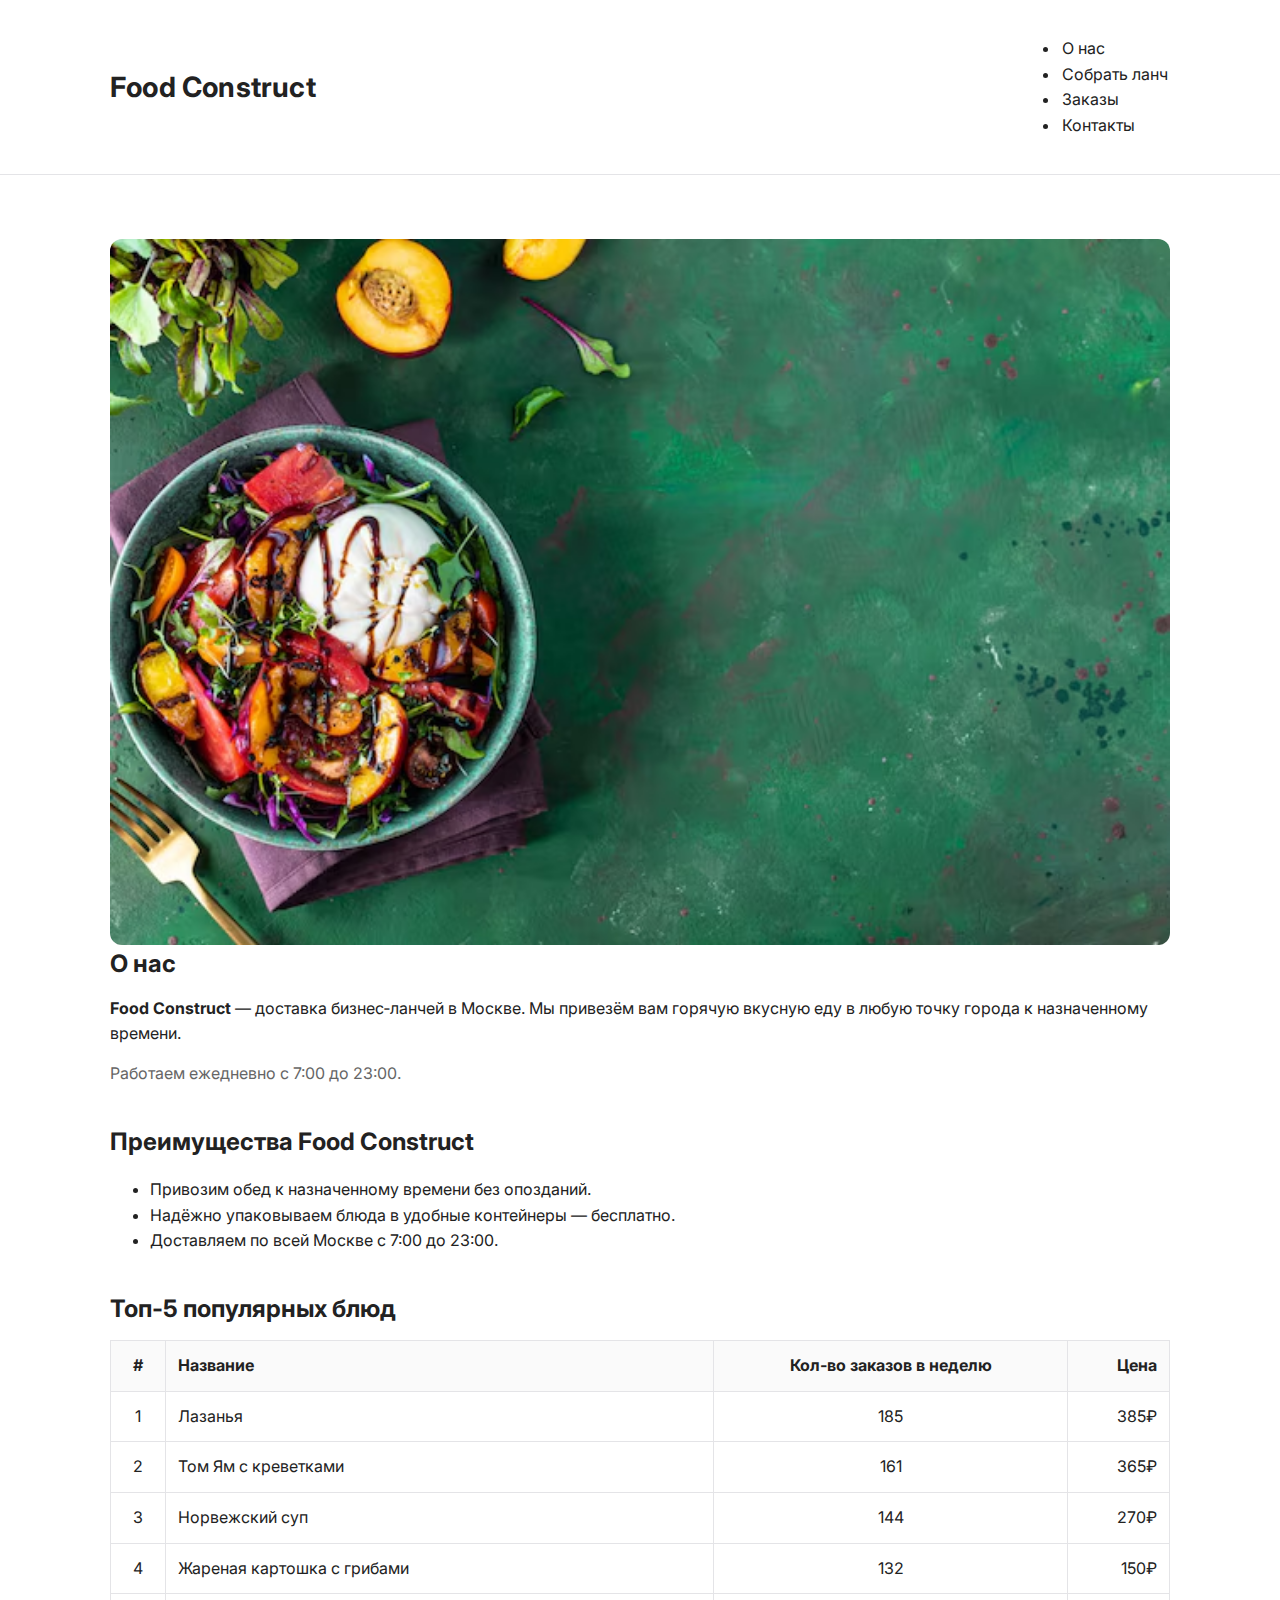
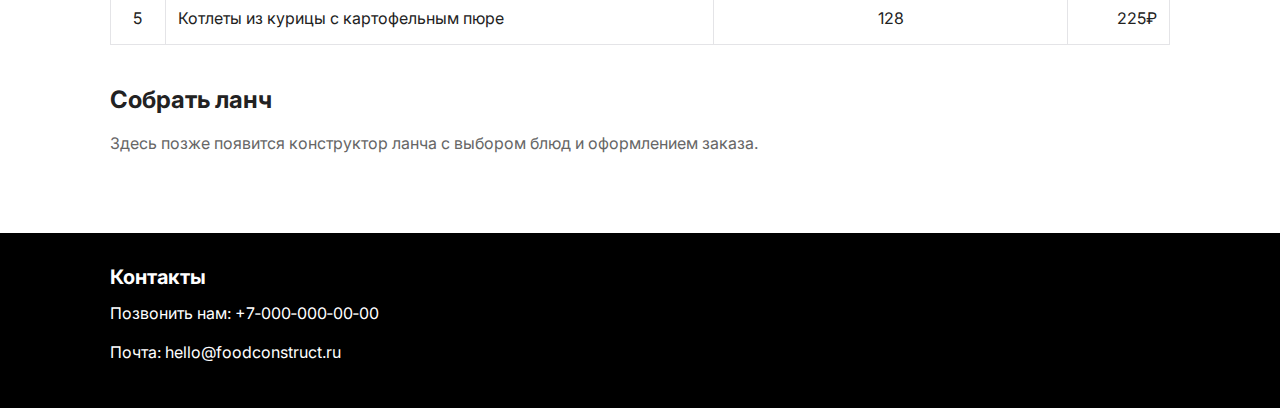
<file: index.html>
<!doctype html>
<html lang="ru">
<head>
  <meta charset="utf-8" />
  <meta name="viewport" content="width=device-width, initial-scale=1" />
  <title>Food Construct — доставка бизнес‑ланчей в Москве</title>
  <link rel="preconnect" href="https://fonts.googleapis.com">
  <link rel="preconnect" href="https://fonts.gstatic.com" crossorigin>
  <link href="https://fonts.googleapis.com/css2?family=Inter:wght@400;600;700&display=swap" rel="stylesheet">
  <link rel="stylesheet" href="styles.css">
</head>
<body>
  <header>
    <div class="container header-inner">
      <h1 class="logo">Food Construct</h1>
      <nav aria-label="Основная навигация">
        <ul>
          <li><a href="#about">О нас</a></li>
          <li><a href="#constructor">Собрать ланч</a></li>
          <li><a href="#orders">Заказы</a></li>
          <li><a href="#contacts">Контакты</a></li>
        </ul>
      </nav>
    </div>
  </header>

  <main>
    <div class="container">
      <section id="about" aria-labelledby="about-title">
        <img class="food-img" src="images/food.jpg" alt="Набор ланч‑боксов с горячими блюдами и салатами" />
        <h2 id="about-title">О нас</h2>
        <p>
          <strong>Food Construct</strong> — доставка бизнес‑ланчей в Москве. Мы привезём вам горячую вкусную еду
          в любую точку города к назначенному времени.
        </p>
        <p class="muted">Работаем ежедневно с 7:00 до 23:00.</p>
      </section>

      <section aria-labelledby="benefits-title">
        <h2 id="benefits-title">Преимущества Food Construct</h2>
        <ul class="benefits">
          <li>Привозим обед к назначенному времени без опозданий.</li>
          <li>Надёжно упаковываем блюда в удобные контейнеры — бесплатно.</li>
          <li>Доставляем по всей Москве с 7:00 до 23:00.</li>
        </ul>
      </section>

      <section id="orders" aria-labelledby="popular-title">
        <h2 id="popular-title">Топ‑5 популярных блюд</h2>
        <div class="table-wrap">
          <table>
            <thead>
              <tr>
                <th class="num" >#</th>
                <th >Название</th>
                <th class="num">Кол-во заказов в неделю</th>
                <th class="price" >Цена</th>
              </tr>
            </thead>
            <tbody>
              <tr>
                <td class="num">1</td>
                <td>Лазанья</td>
                <td class="num">185</td>
                <td class="price">385₽</td>
              </tr>
              <tr>
                <td class="num">2</td>
                <td>Том Ям с креветками</td>
                <td class="num">161</td>
                <td class="price">365₽</td>
              </tr>
              <tr>
                <td class="num">3</td>
                <td>Норвежский суп</td>
                <td class="num">144</td>
                <td class="price">270₽</td>
              </tr>
              <tr>
                <td class="num">4</td>
                <td>Жареная картошка с грибами</td>
                <td class="num">132</td>
                <td class="price">150₽</td>
              </tr>
              <tr>
                <td class="num">5</td>
                <td>Котлеты из курицы с картофельным пюре</td>
                <td class="num">128</td>
                <td class="price">225₽</td>
              </tr>
            </tbody>
          </table>
        </div>
      </section>

      <section id="constructor" aria-labelledby="constructor-title">
        <h2 id="constructor-title">Собрать ланч</h2>
        <p class="muted">Здесь позже появится конструктор ланча с выбором блюд и оформлением заказа.</p>
      </section>
    </div>
  </main>

  <footer id="contacts" aria-labelledby="contacts-title">
    <div class="container">
      <h2 id="contacts-title" class="footer-title">Контакты</h2>
      <p>Позвонить нам: <a href="tel:+7-000-000-00-00">+7‑000‑000‑00‑00</a></p>
      <p>Почта: <a href="mailto:hello@foodconstruct.ru">hello@foodconstruct.ru</a></p>
    </div>
  </footer>
</body>
</html>
</file>
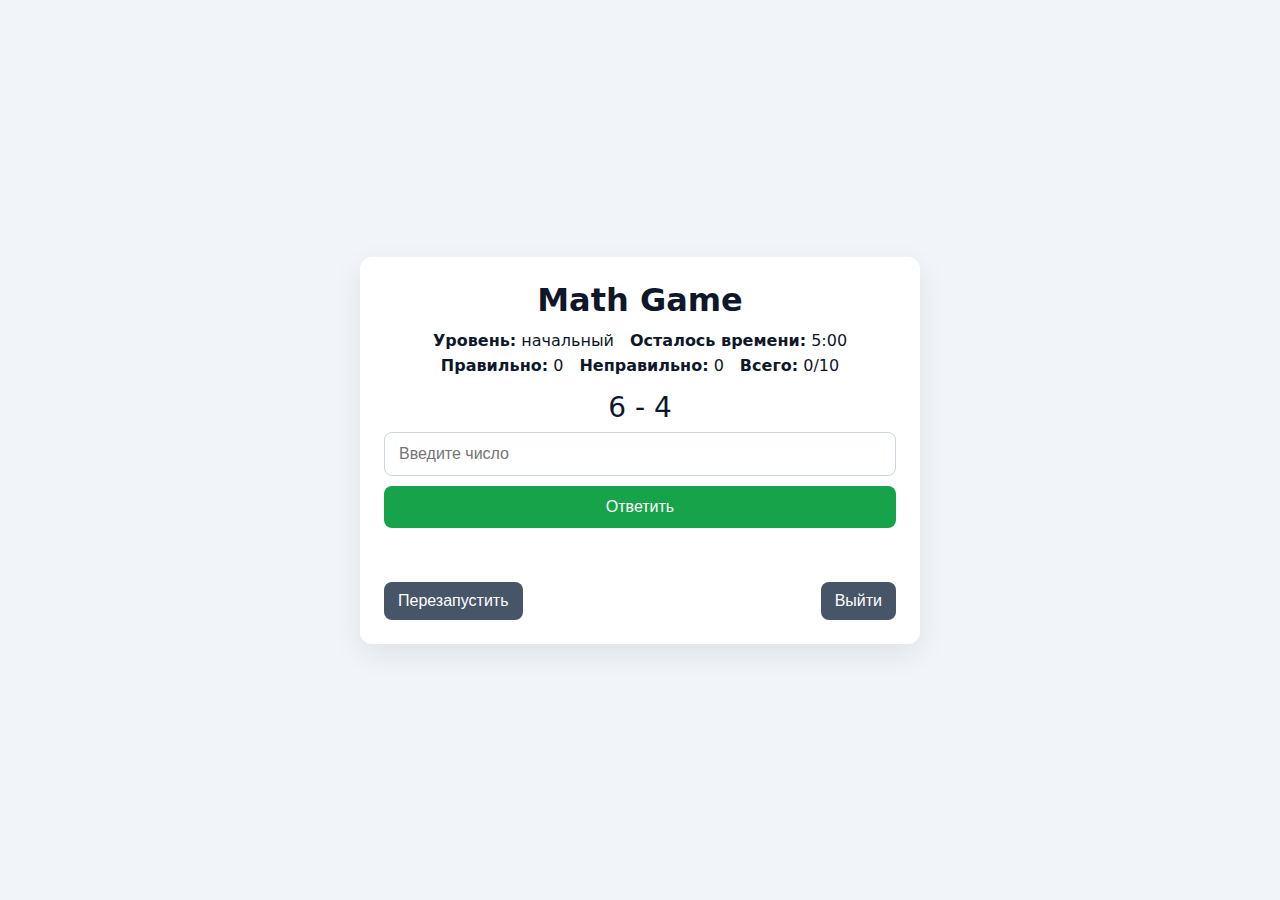
<file: js_game/index.html>
<!doctype html>
<html lang="ru">
<head>
  <meta charset="utf-8">
  <meta name="viewport" content="width=device-width, initial-scale=1">
  <title>Math Game</title>
  <link rel="stylesheet" href="style.css">
</head>
<body>
  <div class="card">
    <h1>Math Game</h1>
    <div class="row">
      <div><strong>Уровень:</strong> <span id="levelName">начальный</span></div>
      <div><strong>Осталось времени:</strong> <span id="timer">5:00</span></div>
    </div>

    <div class="row">
      <div><strong>Правильно:</strong> <span id="correct">0</span></div>
      <div><strong>Неправильно:</strong> <span id="wrong">0</span></div>
      <div><strong>Всего:</strong> <span id="total">0</span>/10</div>
    </div>

    <div id="question" class="question">—</div>

    <input id="answer" type="text" placeholder="Введите ответ">
    <button id="submit">Ответить</button>

    <div id="feedback" class="feedback"></div>

    <div class="controls">
      <button id="restart" class="secondary">Перезапустить</button>
      <button id="quit" class="secondary">Выйти</button>
    </div>
  </div>

  <script src="game.js"></script>
</body>
</html>
</file>
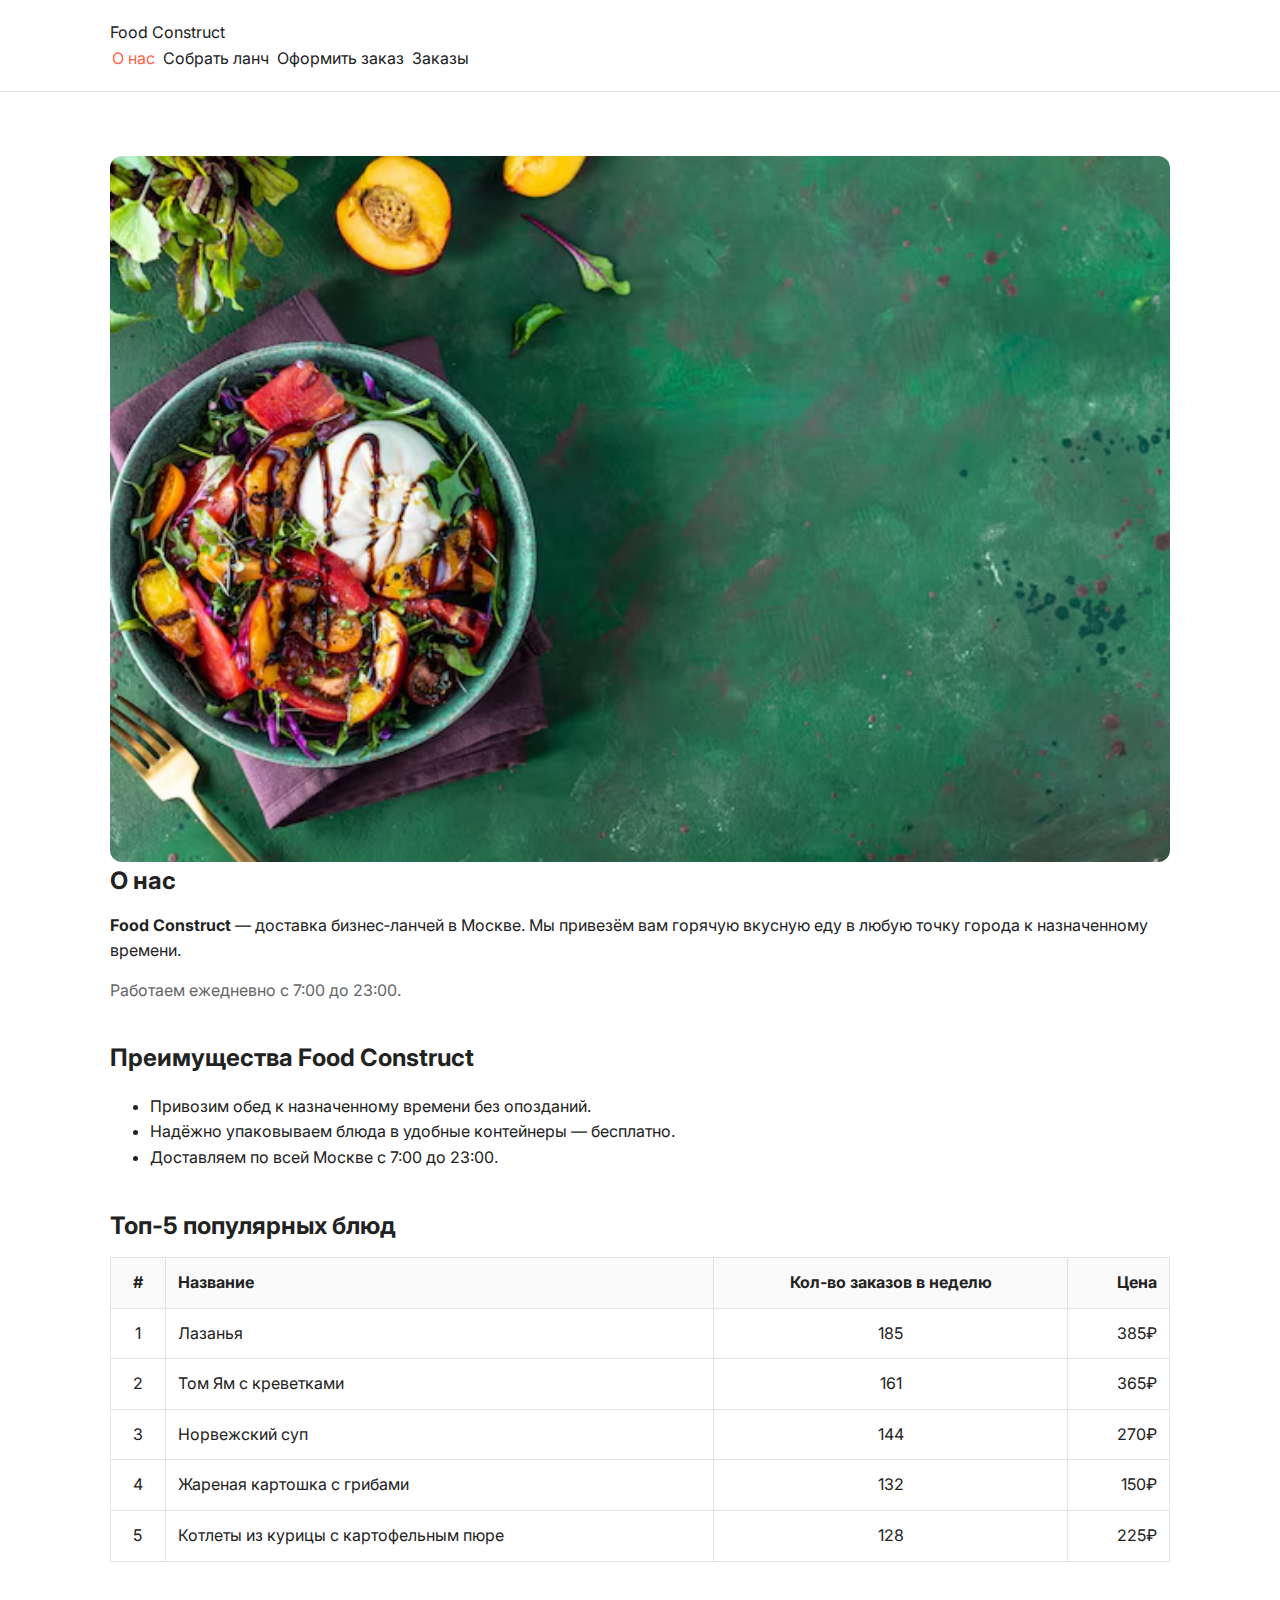
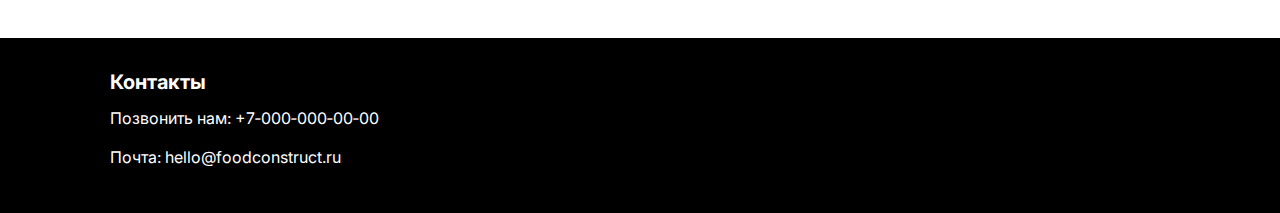
<file: about.html>
<!doctype html>
<html lang="ru">
<head>
  <meta charset="utf-8" />
  <meta name="viewport" content="width=device-width, initial-scale=1" />
  <title>Food Construct — доставка бизнес‑ланчей в Москве</title>
  <link rel="preconnect" href="https://fonts.googleapis.com">
  <link rel="preconnect" href="https://fonts.gstatic.com" crossorigin>
  <link href="https://fonts.googleapis.com/css2?family=Inter:wght@400;600;700&display=swap" rel="stylesheet">
  <link rel="stylesheet" href="styles.css">
</head>
<body>
  <header class="site-header">
    <div class="container">
      <div class="brand">Food Construct</div>
      <nav class="nav" aria-label="Основная навигация">
        <a id="active" href="about.html#about">О нас</a>
        <a href="lunch.html">Собрать ланч</a>
        <a href="orders.html">Оформить заказ</a>
        <a href="orders-history.html">Заказы</a>
      </nav>
    </div>
  </header>

  <main>
    <div class="container">
      <section id="about" aria-labelledby="about-title">
        <img class="food-img" src="images/food.jpg" alt="Набор ланч‑боксов с горячими блюдами и салатами" />
        <h2 id="about-title">О нас</h2>
        <p>
          <strong>Food Construct</strong> — доставка бизнес‑ланчей в Москве. Мы привезём вам горячую вкусную еду
          в любую точку города к назначенному времени.
        </p>
        <p class="muted">Работаем ежедневно с 7:00 до 23:00.</p>
      </section>

      <section aria-labelledby="benefits-title">
        <h2 id="benefits-title">Преимущества Food Construct</h2>
        <ul class="benefits">
          <li>Привозим обед к назначенному времени без опозданий.</li>
          <li>Надёжно упаковываем блюда в удобные контейнеры — бесплатно.</li>
          <li>Доставляем по всей Москве с 7:00 до 23:00.</li>
        </ul>
      </section>

      <section id="orders" aria-labelledby="popular-title">
        <h2 id="popular-title">Топ‑5 популярных блюд</h2>
        <div class="table-wrap">
          <table>
            <thead>
              <tr>
                <th class="num">#</th>
                <th>Название</th>
                <th class="num">Кол-во заказов в неделю</th>
                <th class="price">Цена</th>
              </tr>
            </thead>
            <tbody>
              <tr>
                <td class="num">1</td>
                <td>Лазанья</td>
                <td class="num">185</td>
                <td class="price">385₽</td>
              </tr>
              <tr>
                <td class="num">2</td>
                <td>Том Ям с креветками</td>
                <td class="num">161</td>
                <td class="price">365₽</td>
              </tr>
              <tr>
                <td class="num">3</td>
                <td>Норвежский суп</td>
                <td class="num">144</td>
                <td class="price">270₽</td>
              </tr>
              <tr>
                <td class="num">4</td>
                <td>Жареная картошка с грибами</td>
                <td class="num">132</td>
                <td class="price">150₽</td>
              </tr>
              <tr>
                <td class="num">5</td>
                <td>Котлеты из курицы с картофельным пюре</td>
                <td class="num">128</td>
                <td class="price">225₽</td>
              </tr>
            </tbody>
          </table>
        </div>
      </section>
    </div>
  </main>

  <footer id="contacts" aria-labelledby="contacts-title">
    <div class="container">
      <h2 id="contacts-title" class="footer-title">Контакты</h2>
      <p>Позвонить нам: <a href="tel:+7-000-000-00-00">+7‑000‑000‑00‑00</a></p>
      <p>Почта: <a href="mailto:hello@foodconstruct.ru">hello@foodconstruct.ru</a></p>
    </div>
  </footer>
</body>
</html>
</file>
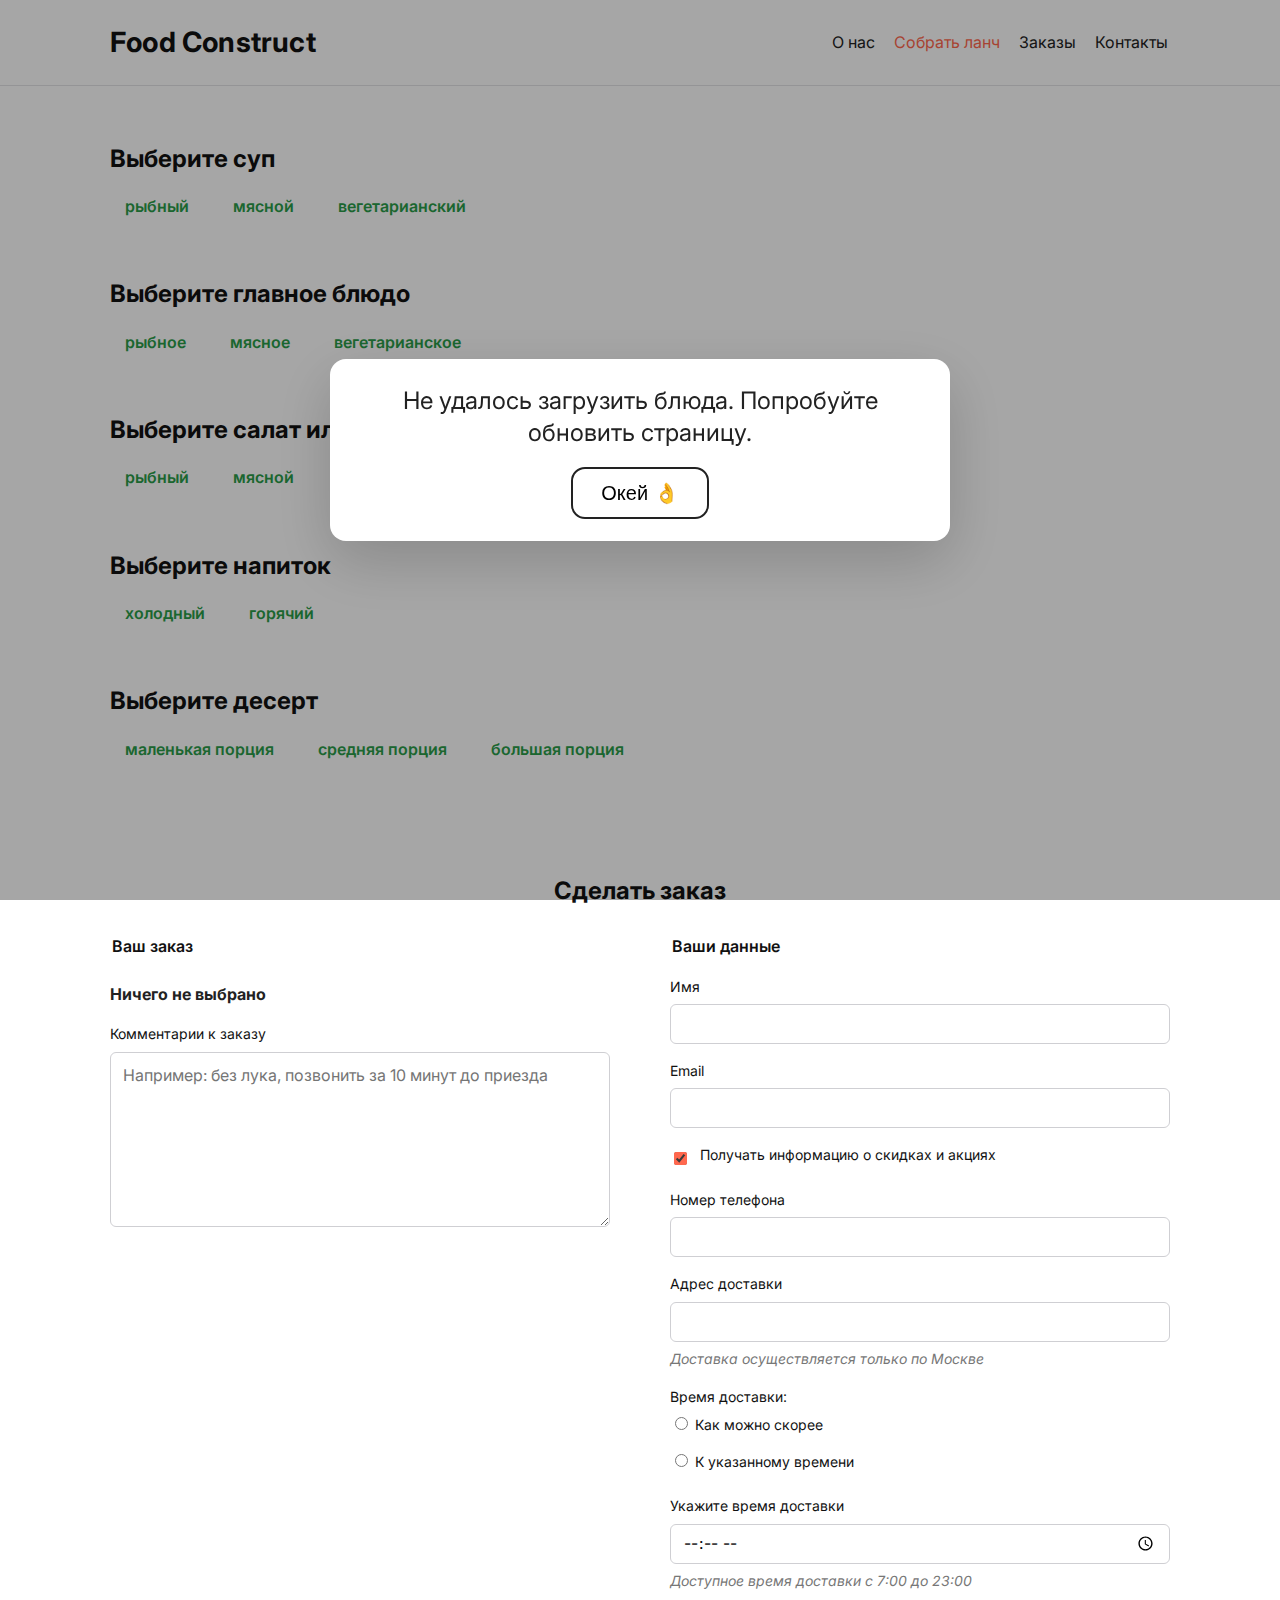
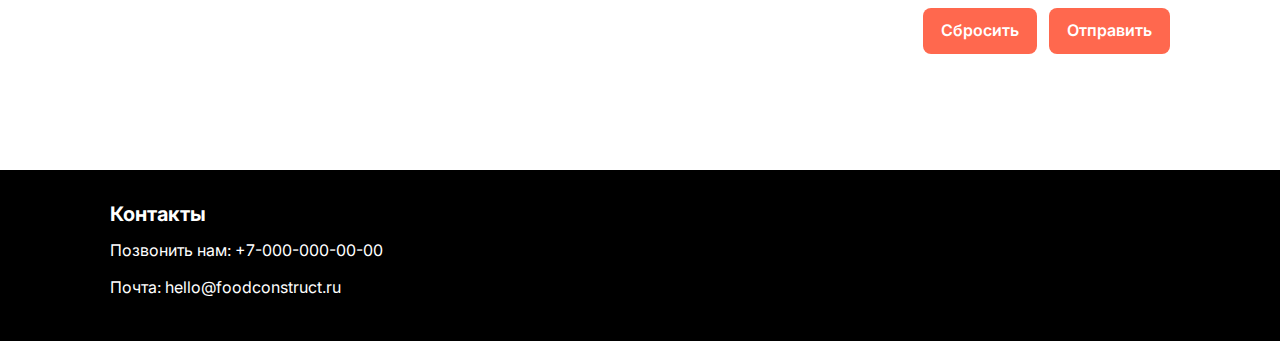
<file: lunch.html>
<!doctype html>
<html lang="ru">
<head>
  <meta charset="utf-8" />
  <meta name="viewport" content="width=device-width, initial-scale=1" />
  <title>Собрать ланч — Food Construct</title>

  <link rel="preconnect" href="https://fonts.googleapis.com">
  <link rel="preconnect" href="https://fonts.gstatic.com" crossorigin>
  <link href="https://fonts.googleapis.com/css2?family=Inter:wght@400;600;700&display=swap" rel="stylesheet">

  <link rel="stylesheet" href="styles.css">
  <link rel="stylesheet" href="lunch.css">
</head>
<body>
  <header>
    <div class="container header-inner">
      <h1 class="logo">Food Construct</h1>
      <nav aria-label="Основная навигация">
        <ul class="menu">
          <li><a href="index.html#about">О нас</a></li>
          <li><a id="active" href="lunch.html">Собрать ланч</a></li>
          <li><a href="index.html#orders">Заказы</a></li>
          <li><a href="#contacts">Контакты</a></li>
        </ul>
      </nav>
    </div>
  </header>

  <main>
    <div class="container">

      <section class="menu-section" aria-labelledby="soups-title">
        <h2 id="soups-title">Выберите суп</h2>

        <div class="filters" role="group" aria-label="Фильтр супов">
          <button class="filter-btn" type="button" data-kind="fish">рыбный</button>
          <button class="filter-btn" type="button" data-kind="meat">мясной</button>
          <button class="filter-btn" type="button" data-kind="veg">вегетарианский</button>
        </div>

        <div class="menu-grid" data-category="soup"></div>
      </section>

      <section class="menu-section" aria-labelledby="mains-title">
        <h2 id="mains-title">Выберите главное блюдо</h2>

        <div class="filters" role="group" aria-label="Фильтр главных блюд">
          <button class="filter-btn" type="button" data-kind="fish">рыбное</button>
          <button class="filter-btn" type="button" data-kind="meat">мясное</button>
          <button class="filter-btn" type="button" data-kind="veg">вегетарианское</button>
        </div>

        <div class="menu-grid" data-category="main"></div>
      </section>

      <section class="menu-section" aria-labelledby="salads-title">
        <h2 id="salads-title">Выберите салат или стартер</h2>

        <div class="filters" role="group" aria-label="Фильтр салатов и стартеров">
          <button class="filter-btn" type="button" data-kind="fish">рыбный</button>
          <button class="filter-btn" type="button" data-kind="meat">мясной</button>
          <button class="filter-btn" type="button" data-kind="veg">вегетарианский</button>
        </div>

        <div class="menu-grid" data-category="salad"></div>
      </section>

      <section class="menu-section" aria-labelledby="drinks-title">
        <h2 id="drinks-title">Выберите напиток</h2>

        <div class="filters" role="group" aria-label="Фильтр напитков">
          <button class="filter-btn" type="button" data-kind="cold">холодный</button>
          <button class="filter-btn" type="button" data-kind="hot">горячий</button>
        </div>

        <div class="menu-grid" data-category="drink"></div>
      </section>

      <section class="menu-section" aria-labelledby="desserts-title">
        <h2 id="desserts-title">Выберите десерт</h2>

        <div class="filters" role="group" aria-label="Фильтр десертов">
          <button class="filter-btn" type="button" data-kind="small">маленькая порция</button>
          <button class="filter-btn" type="button" data-kind="medium">средняя порция</button>
          <button class="filter-btn" type="button" data-kind="large">большая порция</button>
        </div>

        <div class="menu-grid" data-category="dessert"></div>
      </section>
    </div>
  </main>

  <section class="order-wrap" aria-labelledby="order-title">
    <div class="container">
      <h2 id="order-title" class="order-title">Сделать заказ</h2>

      <form class="order-form" action="https://httpbin.org/post" method="post" target="_blank">
        <div class="order-grid">

          <fieldset class="order-col">
            <legend>Ваш заказ</legend>

            <p class="summary-empty" id="summaryEmpty"><strong>Ничего не выбрано</strong></p>

            <div class="summary-category" data-cat="soup" hidden>
              <h3>Суп</h3>
              <p class="summary-line" hidden>
                <span class="summary-name"></span> <span class="summary-price"></span>
              </p>
              <p class="summary-none" hidden>Блюдо не выбрано</p>
            </div>

            <div class="summary-category" data-cat="main" hidden>
              <h3>Главное блюдо</h3>
              <p class="summary-line" hidden>
                <span class="summary-name"></span> <span class="summary-price"></span>
              </p>
              <p class="summary-none" hidden>Блюдо не выбрано</p>
            </div>

            <div class="summary-category" data-cat="salad" hidden>
              <h3>Салат/стартер</h3>
              <p class="summary-line" hidden>
                <span class="summary-name"></span> <span class="summary-price"></span>
              </p>
              <p class="summary-none" hidden>Блюдо не выбрано</p>
            </div>

            <div class="summary-category" data-cat="drink" hidden>
              <h3>Напиток</h3>
              <p class="summary-line" hidden>
                <span class="summary-name"></span> <span class="summary-price"></span>
              </p>
              <p class="summary-none" hidden>Напиток не выбран</p>
            </div>

            <div class="summary-category" data-cat="dessert" hidden>
              <h3>Десерт</h3>
              <p class="summary-line" hidden>
                <span class="summary-name"></span> <span class="summary-price"></span>
              </p>
              <p class="summary-none" hidden>Блюдо не выбрано</p>
            </div>

            <div class="summary-total" id="summaryTotal" hidden>
              <h3>Стоимость заказа</h3>
              <p class="summary-sum"><span id="totalSum">0</span>₽</p>
            </div>

            <div class="form-row">
              <label for="comment">Комментарии к заказу</label>
              <textarea id="comment" name="comment" rows="6" placeholder="Например: без лука, позвонить за 10 минут до приезда"></textarea>
            </div>
          </fieldset>

          <fieldset class="order-col">
            <legend>Ваши данные</legend>

            <div class="form-row">
              <label for="client_name">Имя</label>
              <input id="client_name" name="client_name" type="text" required>
            </div>

            <div class="form-row">
              <label for="client_email">Email</label>
              <input id="client_email" name="client_email" type="email" required>
            </div>

            <div class="form-row checkbox-row">
              <input id="subscribe" name="subscribe" type="checkbox" value="yes" checked>
              <label for="subscribe">Получать информацию о скидках и акциях</label>
            </div>

            <div class="form-row">
              <label for="client_phone">Номер телефона</label>
              <input id="client_phone" name="client_phone" type="tel" required>
            </div>

            <div class="form-row">
              <label for="client_address">Адрес доставки</label>
              <input id="client_address" name="client_address" type="text" required>
              <p class="note">Доставка осуществляется только по Москве</p>
            </div>

            <div class="form-row">
              <span class="label">Время доставки:</span>
              <div class="radio-group">
                <label class="radio-item"><input type="radio" name="delivery_type" value="asap" required> Как можно скорее</label>
                <label class="radio-item"><input type="radio" name="delivery_type" value="scheduled"> К указанному времени</label>
              </div>
            </div>

            <div class="form-row">
              <label for="delivery_time">Укажите время доставки</label>
              <input id="delivery_time" name="delivery_time" type="time" min="07:00" max="23:00" step="300">
              <p class="note">Доступное время доставки с 7:00 до 23:00</p>
            </div>

            <div class="form-actions">
              <button type="reset" class="btn btn-secondary">Сбросить</button>
              <button type="submit" class="btn btn-primary">Отправить</button>
            </div>
          </fieldset>
        </div>
      </form>
    </div>
  </section>

  <footer id="contacts" aria-labelledby="contacts-title">
    <div class="container">
      <h2 id="contacts-title" class="footer-title">Контакты</h2>
      <p>Позвонить нам: <a href="tel:+7-000-000-00-00">+7-000-000-00-00</a></p>
      <p>Почта: <a href="mailto:hello@foodconstruct.ru">hello@foodconstruct.ru</a></p>
    </div>
  </footer>

  <script src="js/data.js"></script>
  <script src="js/render.js"></script>
</body>
</html>
</file>
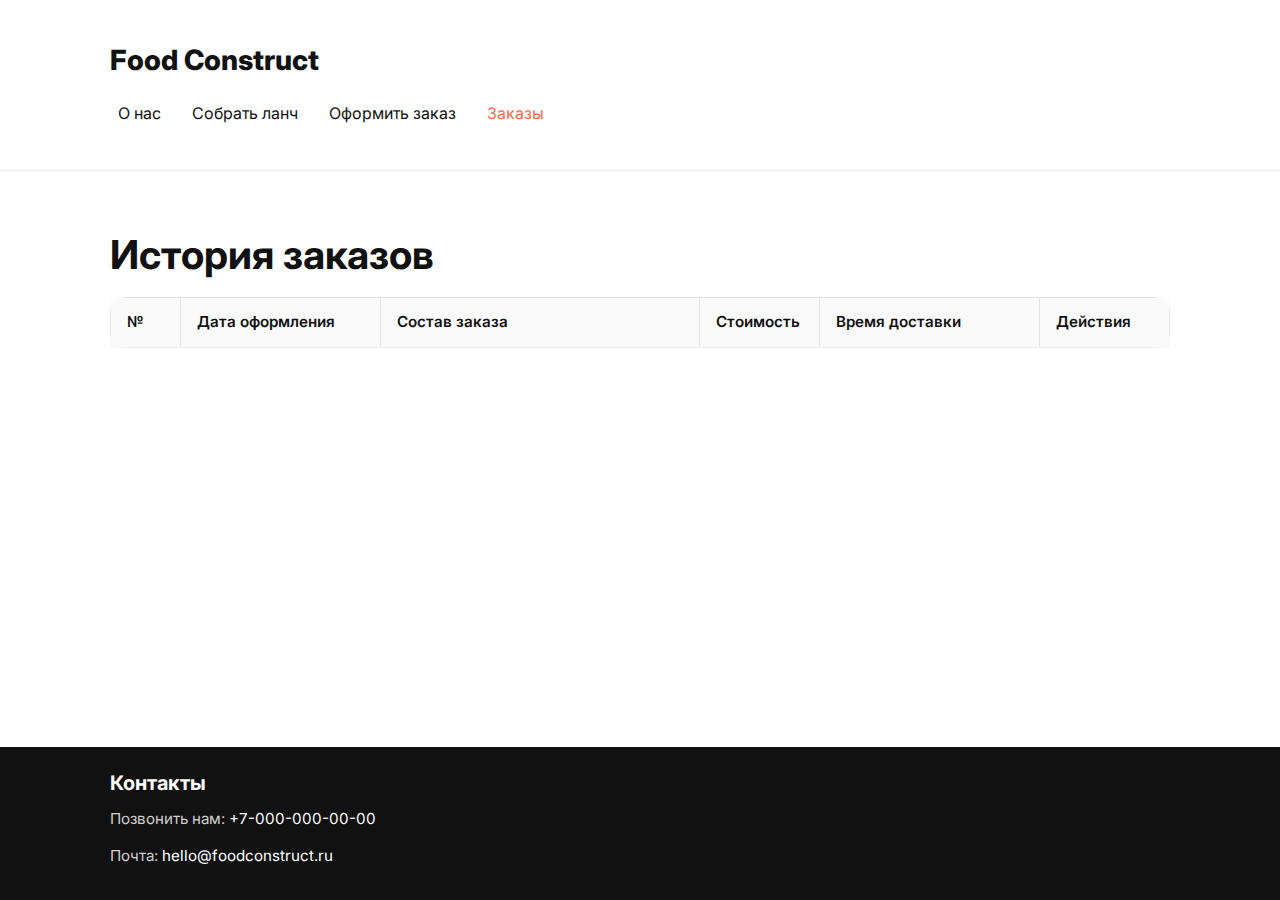
<file: orders-history.html>
<!doctype html>
<html lang="ru">
<head>
  <meta charset="utf-8" />
  <meta name="viewport" content="width=device-width, initial-scale=1" />
  <title>Заказы — Food Construct</title>

  <link rel="preconnect" href="https://fonts.googleapis.com">
  <link rel="preconnect" href="https://fonts.gstatic.com" crossorigin>
  <link href="https://fonts.googleapis.com/css2?family=Inter:wght@400;600;700;800&display=swap" rel="stylesheet">

  <link rel="stylesheet" href="styles.css">
  <link rel="stylesheet" href="lunch.css">
</head>
<body>
  <header class="site-header">
    <div class="container">
      <div class="brand">Food Construct</div>
      <nav class="nav" aria-label="Основная навигация">
        <a href="about.html#about">О нас</a>
        <a href="lunch.html">Собрать ланч</a>
        <a href="orders.html">Оформить заказ</a>
        <a id="active" href="orders-history.html">Заказы</a>
      </nav>
    </div>
  </header>

  <main class="site-main">
    <div class="container">
      <h1>История заказов</h1>

      <div id="ordersEmpty" hidden>Заказов пока нет.</div>

      <div class="table-wrap">
        <table class="orders-table" aria-describedby="ordersCaption">
          <caption id="ordersCaption" class="visually-hidden">Список всех заказов пользователя</caption>
          <thead>
            <tr>
              <th style="width:70px">№</th>
              <th style="width:200px">Дата оформления</th>
              <th>Состав заказа</th>
              <th style="width:120px">Стоимость</th>
              <th style="width:220px">Время доставки</th>
              <th style="width:130px">Действия</th>
            </tr>
          </thead>
          <tbody id="ordersBody"></tbody>
        </table>
      </div>
    </div>
  </main>

  <footer class="site-footer" aria-labelledby="contacts-title">
    <div class="container">
      <h2 id="contacts-title" class="footer-title">Контакты</h2>
      <p class="footer__copy">Позвонить нам: <a href="tel:+7-000-000-00-00">+7-000-000-00-00</a></p>
      <p class="footer__copy">Почта: <a href="mailto:hello@foodconstruct.ru">hello@foodconstruct.ru</a></p>
    </div>
  </footer>

  <div id="modalRoot"></div>

  <script src="js/orders-history.js"></script>
</body>
</html>
</file>
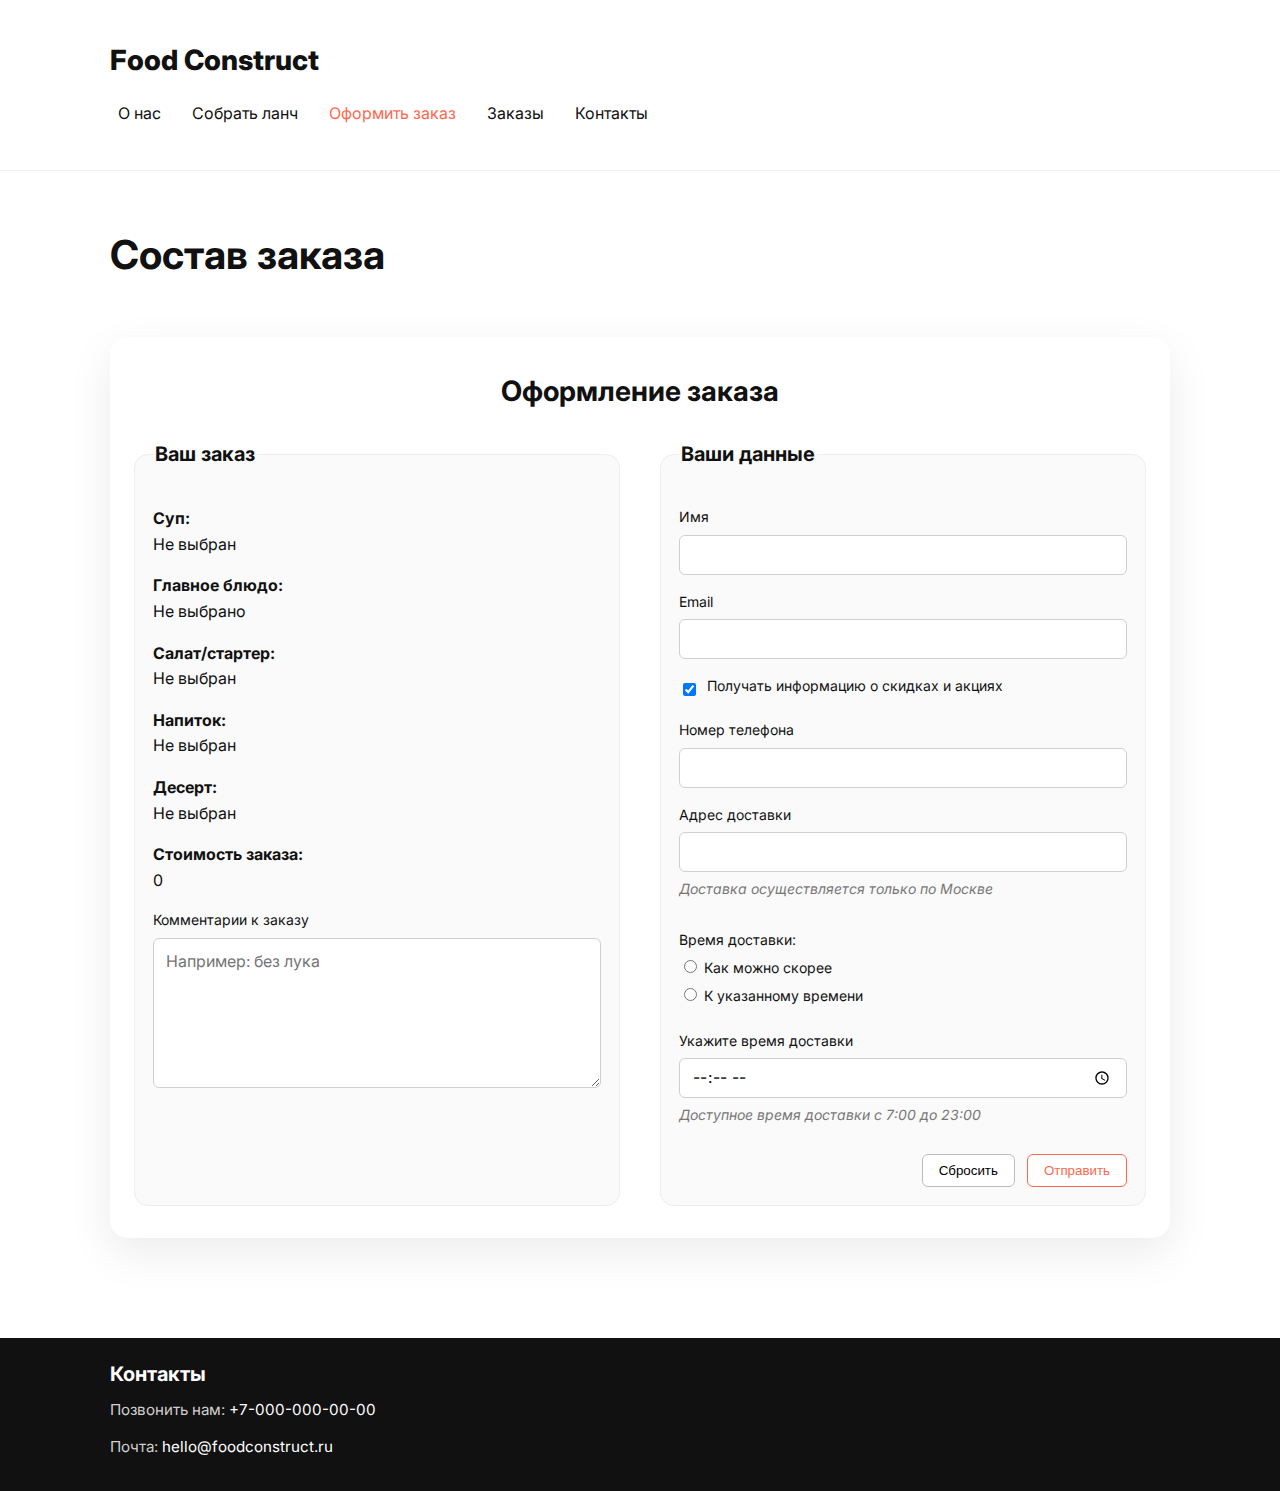
<file: orders.html>
<!doctype html>
<html lang="ru">
<head>
  <meta charset="utf-8" />
  <meta name="viewport" content="width=device-width, initial-scale=1" />
  <title>Оформить заказ — Food Construct</title>

  <link rel="preconnect" href="https://fonts.googleapis.com">
  <link rel="preconnect" href="https://fonts.gstatic.com" crossorigin>
  <link href="https://fonts.googleapis.com/css2?family=Inter:wght@400;600;700;800&display=swap" rel="stylesheet">

  <link rel="stylesheet" href="styles.css">
  <link rel="stylesheet" href="lunch.css">
</head>
<body>
  <header class="site-header">
    <div class="container">
      <div class="brand">Food Construct</div>
      <nav class="nav" aria-label="Основная навигация">
        <a href="index.html#about">О нас</a>
        <a href="lunch.html">Собрать ланч</a>
        <a id="active" href="orders.html">Оформить заказ</a>
        <a href="index.html#orders">Заказы</a>
        <a href="#contacts">Контакты</a>
      </nav>
    </div>
  </header>

  <main class="site-main">
    <div class="container">
      <h1>Состав заказа</h1>

      <div id="emptyOrderMsg" hidden>
        Ничего не выбрано. Чтобы добавить блюда в заказ, перейдите на страницу
        <a href="lunch.html">Собрать ланч</a>.
      </div>

      <div class="menu-grid" id="orderCards"></div>

      <section class="order-section" aria-labelledby="form-title">
        <h2 id="form-title">Оформление заказа</h2>

        <form class="lunch-form" id="orderForm" action="#" method="post" novalidate>
          <div class="form-columns">
            <fieldset class="order-block">
              <legend>Ваш заказ</legend>

              <div class="form-group"><strong>Суп:</strong> <span id="sumSoup">Не выбран</span></div>
              <div class="form-group"><strong>Главное блюдо:</strong> <span id="sumMain">Не выбрано</span></div>
              <div class="form-group"><strong>Салат/стартер:</strong> <span id="sumSalad">Не выбран</span></div>
              <div class="form-group"><strong>Напиток:</strong> <span id="sumDrink">Не выбран</span></div>
              <div class="form-group"><strong>Десерт:</strong> <span id="sumDessert">Не выбран</span></div>

              <div class="form-group">
                <strong>Стоимость заказа:</strong> <span id="sumTotal">0</span>
              </div>

              <div class="form-group">
                <label for="comment">Комментарии к заказу</label>
                <textarea id="comment" name="comment" rows="5" placeholder="Например: без лука"></textarea>
              </div>
            </fieldset>

            <fieldset class="client-block">
              <legend>Ваши данные</legend>

              <div class="form-group">
                <label for="full_name">Имя</label>
                <input id="full_name" name="full_name" type="text" required>
              </div>

              <div class="form-group">
                <label for="email">Email</label>
                <input id="email" name="email" type="email" required>
              </div>

              <div class="form-group checkbox-group">
                <input id="subscribe" name="subscribe" type="checkbox" value="1" checked>
                <label for="subscribe">Получать информацию о скидках и акциях</label>
              </div>

              <div class="form-group">
                <label for="phone">Номер телефона</label>
                <input id="phone" name="phone" type="tel" required>
              </div>

              <div class="form-group">
                <label for="delivery_address">Адрес доставки</label>
                <input id="delivery_address" name="delivery_address" type="text" required>
                <p class="note">Доставка осуществляется только по Москве</p>
              </div>

              <div class="form-group">
                <span class="label">Время доставки:</span>
                <label><input type="radio" name="delivery_type" value="now" required> Как можно скорее</label>
                <label><input type="radio" name="delivery_type" value="by_time"> К указанному времени</label>
              </div>

              <div class="form-group">
                <label for="delivery_time">Укажите время доставки</label>
                <input id="delivery_time" name="delivery_time" type="time" min="07:00" max="23:00" step="300">
                <p class="note">Доступное время доставки с 7:00 до 23:00</p>
              </div>

              <div class="form-actions">
                <button type="reset" class="btn-secondary">Сбросить</button>
                <button type="submit" class="btn-primary">Отправить</button>
              </div>
            </fieldset>
          </div>
        </form>
      </section>
    </div>
  </main>

  <footer id="contacts" class="site-footer" aria-labelledby="contacts-title">
    <div class="container">
      <h2 id="contacts-title" class="footer-title">Контакты</h2>
      <p class="footer__copy">Позвонить нам: <a href="tel:+7-000-000-00-00">+7-000-000-00-00</a></p>
      <p class="footer__copy">Почта: <a href="mailto:hello@foodconstruct.ru">hello@foodconstruct.ru</a></p>
    </div>
  </footer>

  <script src="js/orders.js"></script>
</body>
</html>
</file>
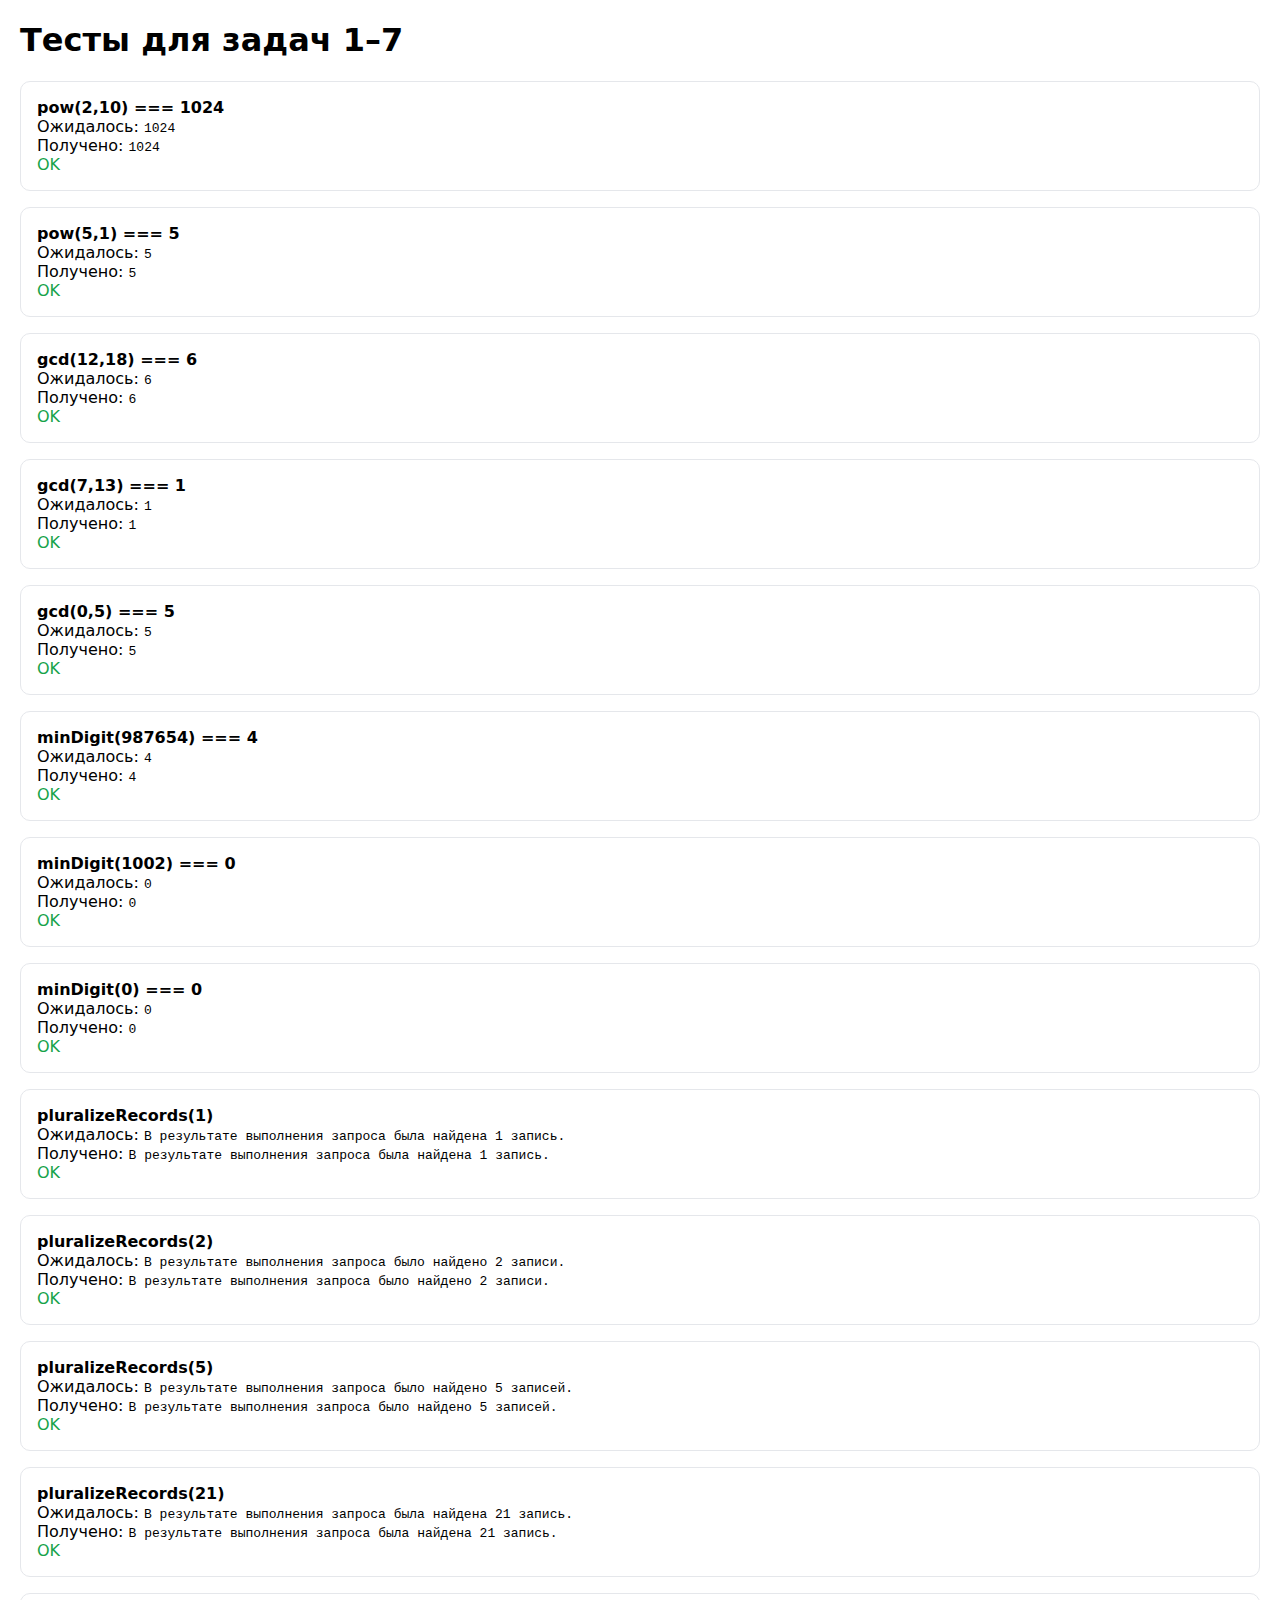
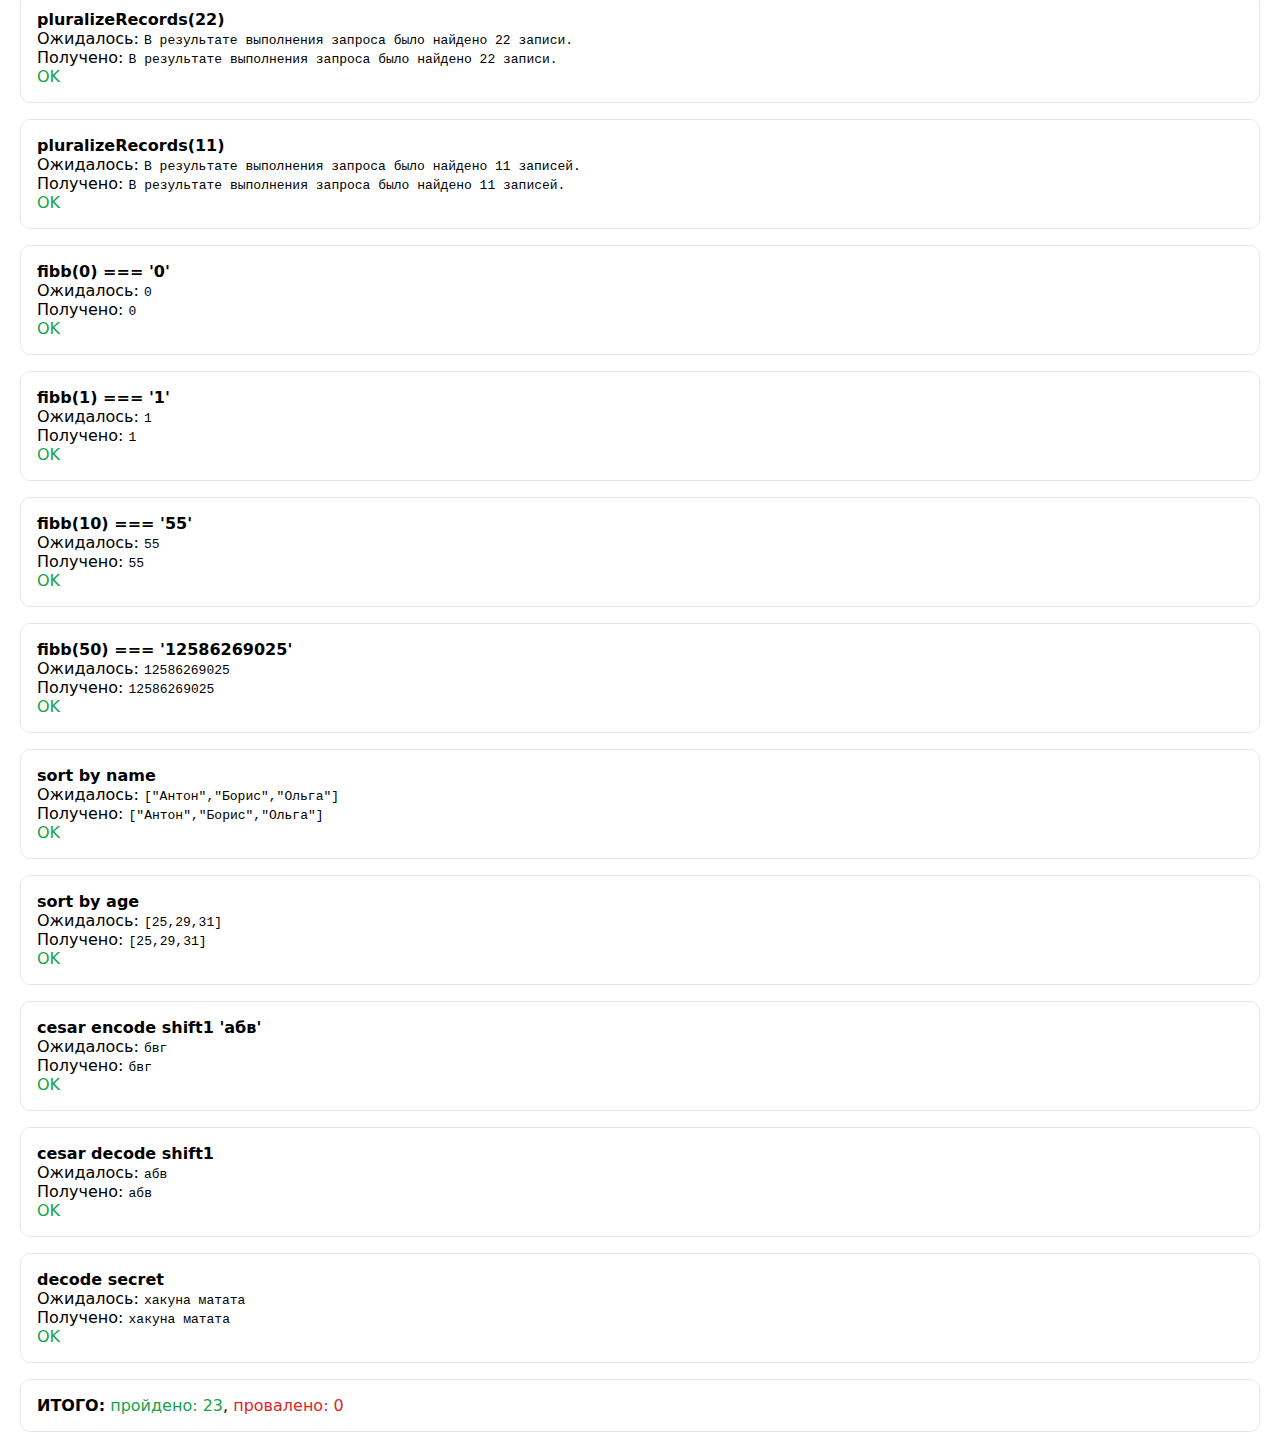
<file: js_tasks/test.html>
<!doctype html>
<html lang="ru">
<head>
  <meta charset="utf-8">
  <meta name="viewport" content="width=device-width, initial-scale=1">
  <title>JS Tasks — Тесты (1–7)</title>
  <style>
    body { font-family: system-ui, -apple-system, Segoe UI, Roboto, Arial, sans-serif; margin: 20px; }
    .ok { color: #16a34a; }
    .fail { color: #dc2626; }
    pre { background: #f8fafc; padding: 10px; border-radius: 8px; overflow: auto; }
    .card { border: 1px solid #e5e7eb; border-radius: 10px; padding: 16px; margin-bottom: 16px; }
  </style>
</head>
<body>
  <h1>Тесты для задач 1–7</h1>
  <div id="out"></div>

  <script src="pow.js"></script>
  <script src="gcd.js"></script>
  <script src="minDigit.js"></script>
  <script src="pluralizeRecords.js"></script>
  <script src="fibb.js"></script>
  <script src="getSortedArray.js"></script>
  <script src="cesar.js"></script>

  <script>
    (function(){
      const out = document.getElementById("out");
      let passed = 0, failed = 0;
      function log(html) {
        const div = document.createElement("div");
        div.className = "card";
        div.innerHTML = html;
        out.appendChild(div);
      }
      function assertEq(actual, expected, title) {
        const ok = (actual === expected);
        if (ok) passed++; else failed++;
        log(`<strong>${title}</strong><br>
             Ожидалось: <code>${String(expected)}</code><br>
             Получено:  <code>${String(actual)}</code><br>
             <div class="${ok ? 'ok' : 'fail'}">${ok ? 'OK' : 'FAIL'}</div>`);
      }

      // 1) pow
      assertEq(pow(2,10), 1024, "pow(2,10) === 1024");
      assertEq(pow(5,1), 5, "pow(5,1) === 5");

      // 2) gcd
      assertEq(gcd(12,18), 6, "gcd(12,18) === 6");
      assertEq(gcd(7,13), 1, "gcd(7,13) === 1");
      assertEq(gcd(0,5), 5, "gcd(0,5) === 5");

      // 3) minDigit
      assertEq(minDigit(987654), 4, "minDigit(987654) === 4");
      assertEq(minDigit(1002), 0, "minDigit(1002) === 0");
      assertEq(minDigit(0), 0, "minDigit(0) === 0");

      // 4) pluralizeRecords
      assertEq(pluralizeRecords(1),  "В результате выполнения запроса была найдена 1 запись.", "pluralizeRecords(1)");
      assertEq(pluralizeRecords(2),  "В результате выполнения запроса было найдено 2 записи.", "pluralizeRecords(2)");
      assertEq(pluralizeRecords(5),  "В результате выполнения запроса было найдено 5 записей.", "pluralizeRecords(5)");
      assertEq(pluralizeRecords(21), "В результате выполнения запроса была найдена 21 запись.", "pluralizeRecords(21)");
      assertEq(pluralizeRecords(22), "В результате выполнения запроса было найдено 22 записи.", "pluralizeRecords(22)");
      assertEq(pluralizeRecords(11), "В результате выполнения запроса было найдено 11 записей.", "pluralizeRecords(11)");

      // 5) fibb
      assertEq(fibb(0), "0", "fibb(0) === '0'");
      assertEq(fibb(1), "1", "fibb(1) === '1'");
      assertEq(fibb(10), "55", "fibb(10) === '55'");
      assertEq(fibb(50), "12586269025", "fibb(50) === '12586269025'");

      // 6) getSortedArray
      const people1 = [
        { name: "Ольга", age: 31 },
        { name: "Антон", age: 25 },
        { name: "Борис", age: 29 }
      ];
      const byName = JSON.stringify(getSortedArray(people1.slice(), "name").map(p => p.name));
      assertEq(byName, JSON.stringify(["Антон","Борис","Ольга"]), "sort by name");
      const byAge = JSON.stringify(getSortedArray(people1.slice(), "age").map(p => p.age));
      assertEq(byAge, JSON.stringify([25,29,31]), "sort by age");

      // 7) cesar
      assertEq(cesar("абв", 1, "encode"), "бвг", "cesar encode shift1 'абв'");
      assertEq(cesar("бвг", 1, "decode"), "абв", "cesar decode shift1");
      assertEq(cesar("эзтыхз фзъзъз", 8, "decode"), "хакуна матата", "decode secret");

      // Итог
      log(`<strong>ИТОГО:</strong> <span class="ok">пройдено: ${passed}</span>, <span class="fail">провалено: ${failed}</span>`);
    })();
  </script>
</body>
</html>
</file>
<file: styles.css>
* { box-sizing: border-box; }

:root{
  --accent: tomato;     
  --text: #222;
  --muted: #666;
  --border: #e4e4e7;
  --bg: #fff;
  --container: 1100px;
}

html, body { height: 100%; }

body{
  margin: 0;
  min-height: 100dvh;               
  display: flex;
  flex-direction: column;
  font-family: "Inter", system-ui, -apple-system, Segoe UI, Roboto, Arial, sans-serif;
  font-size: 16px;
  color: var(--text);
  background: var(--bg);
  line-height: 1.6;
}

main{ flex: 1; }                      

.container{
  max-width: var(--container);
  margin: 0 auto;
  padding: 0 20px;
}

header{
  position: sticky; top: 0;
  background: #fff;
  border-bottom: 1px solid var(--border);
  padding: 20px 0;
  margin: 0 0 28px;
  z-index: 10;
}
.header-inner{
  display: flex;
  align-items: center;
  justify-content: space-between;
  gap: 24px;
  flex-wrap: wrap;                   
}
h1.logo{
  margin: 0;
  font-size: 28px;
  letter-spacing: .2px;
}


nav{ margin: 0; padding: 0; }
nav ul.menu{
  list-style: none;
  display: flex;
  gap: 15px;
  flex-wrap: wrap;                    
  margin: 0;
  padding: 0;
}
nav a{
  text-decoration: none;
  font: inherit;
  font-size: 16px;
  color: var(--text);
  padding: 6px 2px;
  transition: color .15s ease;
}
nav a:hover{ color: var(--accent); }  
#active{ color: var(--accent); }       

section{ margin: 36px 0; }
h2{ font-size: 24px; margin: 0 0 12px; }
p{ margin: 0 0 14px; color: var(--text); }
.muted{ color: var(--muted); }


.food-img{
  width: 100%;
  height: auto;
  display: block;
  border-radius: 12px;
}


.table-wrap{ overflow-x: auto; }
table{
  width: 100%;
  border-collapse: collapse;
}
thead th{ background: #fafafa; }
th, td{
  border: 1px solid var(--border);
  padding: 12px;
  text-align: left;
}
th.num, td.num{ text-align: center; }
th.price, td.price{ text-align: right; }


footer{
  background: #000;
  color: #fff;
  margin: 40px 0 0;
  padding: 28px 0;
}
.footer-title{ margin: 0 0 8px; font-size: 20px; color: #fff; }
footer p{ color: #fff; }
footer a,
footer a:link,
footer a:visited{
  color: #fff;
  text-decoration: none;
}
footer a:hover,
footer a:focus,
footer a:active{
  color: #fff;
  text-decoration: underline;
}


@media (max-width: 800px){
  .header-inner{
    flex-direction: column;
    align-items: center;
    row-gap: 12px;
  }
  h1.logo{
    text-align: center;
    width: 100%;
  }
  nav ul.menu{
    width: 100%;
    justify-content: space-between; 
    gap: 0;
  }
  #about .food-img{
    width: 500px;
    max-width: 100%;
    margin-left: auto;
    margin-right: auto;
    display: block;
  }
}

@media (max-width: 600px){
  nav ul.menu{
    flex-direction: column;
    align-items: center;
    gap: 8px;
  }
  nav a{ font-size: 20px; }   
  h1.logo{ text-align: center; width: 100%; }
  #about .food-img{ width: 100%; }
  table{ font-size: 14px; }
}

@media (max-width: 400px){
  table{ font-size: 12px; }
}
</file>
<file: js_game/style.css>
* { box-sizing: border-box; }
body {
  margin: 0;
  min-height: 100vh;
  display: grid;
  place-items: center;
  font-family: system-ui, -apple-system, "Segoe UI", Roboto, Arial, "Noto Sans", "Helvetica Neue", "Apple Color Emoji", "Segoe UI Emoji", "Segoe UI Symbol";
  background: #f1f5f9;
  color: #0f172a;
}
.card {
  width: min(560px, 92vw);
  background: white;
  border-radius: 12px;
  padding: 24px;
  box-shadow: 0 10px 30px rgba(0,0,0,0.08);
}
h1 {
  margin: 0 0 12px;
  text-align: center;
}
.row {
  display: flex;
  gap: 16px;
  justify-content: center;
  margin: 6px 0;
}
.question {
  text-align: center;
  font-size: 28px;
  margin: 16px 0 8px;
}
input[type="text"] {
  width: 100%;
  padding: 12px 14px;
  border: 1px solid #cbd5e1;
  border-radius: 8px;
  font-size: 16px;
  outline: none;
}
button {
  margin-top: 10px;
  width: 100%;
  padding: 12px 14px;
  border: none;
  border-radius: 8px;
  background: #16a34a;
  color: white;
  font-size: 16px;
  cursor: pointer;
}
button.secondary {
  background: #475569;
  width: auto;
  padding: 10px 14px;
}
.controls {
  display: flex;
  justify-content: space-between;
  margin-top: 12px;
}
.feedback {
  height: 24px;
  text-align: center;
  margin-top: 8px;
}
.success { color: #16a34a; }
.error { color: #dc2626; }
.muted { color: #64748b; }
</file>
<file: lunch.css>
:root{
  --accent: rgb(255,104,78);     
  --muted: #7a7a7a;
  --surface: #ffffff;
  --card-shadow: 0 15px 45px rgba(0,0,0,.08);

  --filter: #2a9d49;
  --filter-bg: #eaf7ee;
}

*{ box-sizing: border-box; }
html,body{ height:100%; }
body{
  margin:0;
  font-family: "Inter", system-ui, -apple-system, "Segoe UI", Roboto, Arial, sans-serif;
  color:#111;
  background:#fff;

  min-height:100vh;
  display:flex;
  flex-direction:column;
}
.container{ width:min(1200px,92%); margin-inline:auto; }
.site-main{ flex:1 0 auto; }
.site-footer{ flex-shrink:0; }

h1{ margin:24px 0 10px; font-size:40px; }
h2{ margin:28px 0 14px; font-size:24px; }
p{ margin:0 0 12px; }

.site-header{ background:#fff; border-bottom:1px solid #eee; }
.brand{ font-weight:800; font-size:28px; padding:18px 0 4px; }
.nav{
  display:flex; flex-wrap:wrap; gap:15px; padding:8px 0 18px;
}
.nav a{
  color:inherit; text-decoration:none; padding:6px 8px; border-radius:8px; transition:color .15s ease;
}
.nav a:hover{ color:var(--accent); }
#active{ color:var(--accent); }

.menu-section{ margin-top:26px; }
.menu-section > h2{ margin:0 0 12px; }

.filters{
  display:flex; flex-wrap:wrap; gap:14px;
  margin: 0 0 16px;
}
.filter-btn{
  appearance:none;
  background:#fff;
  color:var(--filter);                 
  font:inherit; font-weight:600;
  padding:6px 14px;
  border-radius:9999px;
  border:1px solid transparent;
  cursor:pointer;
  line-height:1.2;
  text-decoration:none;              
  transition: border-color .15s, background-color .15s;
}
.filter-btn:hover,
.filter-btn.active{
  border-color:var(--filter);
  background:#fff;
}
.filter-btn:focus-visible{
  outline:3px solid color-mix(in oklab, var(--filter) 40%, white);
  outline-offset:2px;
  border-color:var(--filter);
}

.menu-grid{
  display:grid;
  grid-template-columns: repeat(3, minmax(260px, 1fr));
  gap:28px;
  align-items:start;                 
}

@media (max-width: 960px){
  .menu-grid{ grid-template-columns: repeat(2, minmax(220px, 1fr)); }
}
@media (max-width: 560px){
  .menu-grid{ grid-template-columns: 1fr; }
}

.dish-card{
  display:grid;
  grid-template-rows: auto auto auto auto;  
  gap:10px;

  background:#fff;
  padding:16px;
  border-radius:24px;
  border:2px solid transparent;
  box-shadow: var(--card-shadow);
  transition: border-color .15s ease, box-shadow .15s ease, transform .15s ease;
  cursor:pointer;
}
.dish-card:hover{ box-shadow: 0 18px 50px rgba(255,99,71,.25); }
.dish-card.selected{ border-color: var(--accent); }

.dish-card > img{
  width:100%;
  aspect-ratio: 1 / 1;
  object-fit: cover;
  display:block;
  border-radius:20px;
}

.price{ font-size:18px; font-weight:700; margin:4px 0 0; }
.name { font-size:16.5px; font-weight:600; margin:2px 0 0; }

.card-bottom{ display:grid; gap:8px; margin-top:auto; }
.weight{ color:#777; margin:0; }

.card .title,
.dish-card .name{
  display: -webkit-box;    
  -webkit-box-orient: vertical;
  overflow: hidden;
  min-height: calc(1.3em * 3); 
}

.btn{
  background:#f1eee9;
  padding:10px 30px;
  border:none;
  border-radius:10px;
  cursor:pointer;
  font:inherit; font-weight:600;
  display:block; width:100%;
  text-align:center;
  transition: background-color .15s, color .15s;
}
.dish-card:hover .btn,
.dish-card.selected .btn{ background: var(--accent); color:#fff; }

.checkout-bar{
  position:sticky; bottom:0; z-index:50;
  background: rgba(255,255,255,.9);
  backdrop-filter: blur(6px);
  border-top: 1px solid #eee;
  padding: 12px 0;
  margin-top: 20px;
}
.checkout-row{
  display:flex; gap:16px; align-items:center; justify-content:space-between;
}
.checkout-sum{
  font-size:22px; font-weight:800;
}
.checkout-link{
  display:inline-block;
  padding:10px 18px;
  border-radius:10px;
  background: var(--accent);
  color:#fff; text-decoration:none; font-weight:700;
  transition: opacity .15s;
}
.checkout-link[aria-disabled="true"]{
  pointer-events:none; opacity:.45;
}

.combos { margin: 28px 0 8px; }
.combos h2 { text-align: center; }

.combos-grid{
  display:grid;
  grid-template-columns: repeat(3, minmax(240px, 1fr));
  gap:22px;
  margin-top:14px;
}
.combo{
  background:var(--surface);
  border-radius:18px;
  box-shadow: var(--card-shadow);
  padding:14px 16px;
  display:flex; align-items:center; justify-content:center;
  gap:18px; flex-wrap:wrap;
}
.combo .dish{
  display:flex; flex-direction:column; align-items:center;
  min-width:110px; gap:6px;
}
.combo .dish img{
  width:64px; height:64px; transition: transform .18s ease;
}
.combo .dish img:hover{ transform: translateY(-4px) scale(1.05); }
.combo .dish span{ font-weight:600; }
.dessert-info{ width:min(560px,92%); margin:16px auto 0; flex-direction:column; }
.combos-note{ margin-top:4px; font-size:14px; color:var(--muted); }

@media (max-width: 900px){ .combos-grid{ grid-template-columns: repeat(2, 1fr); } }
@media (max-width: 600px){ .combos-grid{ grid-template-columns: 1fr; } }

.notify-overlay{
  position:fixed; inset:0;
  background: rgba(0,0,0,.35);
  display:flex; align-items:center; justify-content:center;
  z-index:9999;
}
.notify-card{
  background:#fff;
  width:min(620px,92%);
  border-radius:16px;
  box-shadow:0 20px 60px rgba(0,0,0,.18);
  padding:26px 22px 22px;
  text-align:center;
}
.notify-card img{ width:86px; height:86px; margin-bottom:10px; }
.notify-text{ font-size:24px; line-height:1.35; margin:0 0 18px; }
.notify-btn{
  font-size:20px; padding:12px 28px;
  border:2px solid #222; border-radius:14px;
  background:#fff; cursor:pointer; transition: all .15s ease;
}
.notify-btn:hover{ background:#222; color:#fff; }

.order-wrap{ padding: 12px 0 40px; }
.order-title{ text-align:center; margin:6px 0 24px; }

.order-form{ accent-color: var(--accent); }
.order-grid{
  display:grid;
  grid-template-columns: repeat(2, minmax(280px, 1fr));
  gap: 40px 60px;
}
fieldset{ border:0; margin:0; padding:0; }
legend{ font-weight:600; margin-bottom:16px; }

.form-row{ margin-bottom:16px; }
.form-row label, .form-row .label{ display:block; margin-bottom:6px; font-size:14px; }

.form-row input[type="text"],
.form-row input[type="email"],
.form-row input[type="tel"],
.form-row input[type="time"],
.form-row select,
.form-row textarea{
  width:100%; height:40px; padding:10px 12px;
  border:1px solid #cfcfd3; border-radius:6px; font:inherit; box-sizing:border-box;
}
.form-row textarea{ height:auto; min-height:120px; resize:vertical; }

.checkbox-row{ display:flex; gap:10px; align-items:center; }
.radio-group{ display:flex; flex-direction:column; gap:8px; }
.radio-item{ display:flex; gap:8px; align-items:center; }

.note{ color:#777; font-size:14px; margin-top:6px; font-style:italic; }

.form-actions{ display:flex; gap:12px; margin-top:10px; }
.btn-secondary{
  background:#fff; border:1px solid #bdbdbd; width:auto;
  padding:8px 16px; border-radius:6px; cursor:pointer;
}
.btn-primary{
  background:#fff; border:1px solid var(--accent);
  color:var(--accent); width:auto; padding:8px 16px; border-radius:6px; cursor:pointer;
}
.btn-secondary:hover{ background:#f5f5f5; }
.btn-primary:hover{ background:var(--accent); color:#fff; }

.summary-empty{ margin:6px 0 16px; }
.summary-category{ margin:18px 0; }
.summary-category h3{ margin:0 0 6px; font-size:18px; }
.summary-line{ margin:0; font-size:16px; font-weight:600; }
.summary-none{ margin:0; color:#777; }
.summary-total h3{ margin:12px 0 6px; font-size:18px; }
.summary-sum{ margin:0; font-size:28px; font-weight:700; }

@media (max-width: 800px){
  .order-grid{ grid-template-columns: 1fr; }
}

.site-footer{
  background:#111; color:#fff; padding:20px 0;
}
.site-footer a{ color:#fff; }
.site-footer a:hover{ color:var(--accent); }
.footer__copy{ margin-top:8px; font-size:.95rem; color:#cfcfcf; }

.visually-hidden{
  position:absolute!important; height:1px; width:1px; overflow:hidden;
  clip: rect(1px,1px,1px,1px); white-space:nowrap; clip-path: inset(50%);
  border:0; padding:0; margin:-1px;
}

.order-section{
  margin:40px 0 60px;
  background:#fff;
  border-radius:18px;
  box-shadow:var(--card-shadow);
  padding:32px 24px;
  overflow: hidden;
}
.order-section h2{ font-size:28px; margin:0 0 24px; text-align:center; }

.lunch-form{ width:100%; }

.form-columns{
  display:flex;
  gap:40px;
  justify-content:space-between;
  flex-wrap:wrap;
}

.order-block,
.client-block{
  flex: 1 1 320px;
  min-width: 0;
  max-width: 100%;
  border: 1px solid #eee;
  border-radius: 14px;
  padding: 24px 18px 18px;
  background: #fafafa;
}

.order-block legend,
.client-block legend{
  font-weight:700;
  font-size:20px;
  margin-bottom:12px;
}

.form-group{ margin-bottom:16px; display:flex; flex-direction:column; }
.form-group label,.form-group .label{ font-size:14px; margin-bottom:6px; }

.form-group select,
.form-group input[type="text"],
.form-group input[type="email"],
.form-group input[type="tel"],
.form-group input[type="time"],
.form-group textarea{
  width:100%;
  max-width: 100%;
  height:40px;
  padding:10px 12px;
  border:1px solid #cfcfd3;
  border-radius:6px;
  font:inherit;
  box-sizing:border-box;
}
.form-group textarea{ height:auto; min-height:120px; resize:vertical; }

.checkbox-group{ flex-direction:row; align-items:center; gap:8px; }
.note{ color:#777; font-size:14px; margin-top:6px; font-style:italic; }

.form-actions{ display:flex; gap:12px; justify-content:flex-end; margin-top:10px; }
.btn-secondary{
  background:#fff; border:1px solid #bdbdbd; width:auto;
  padding:8px 16px; border-radius:6px; cursor:pointer;
}
.btn-primary{
  background:#fff; border:1px solid var(--accent); color:var(--accent);
  width:auto; padding:8px 16px; border-radius:6px; cursor:pointer;
}
.btn-secondary:hover{ background:#f5f5f5; }
.btn-primary:hover{ background:var(--accent); color:#fff; }

@media (max-width:900px){
  .form-columns{ flex-direction:column; gap:24px; }
}

@media (max-width: 700px){
  .order-section{ padding: 20px 14px; }
  .form-columns{ gap: 16px; }
  .order-block, .client-block{ padding: 16px; }
}

.orders-table{
  width:100%;
  border-collapse: collapse;
  background: var(--surface);
  box-shadow: var(--card-shadow);
  border-radius: 16px;
  overflow: hidden;
  font-size: 0.95rem;
}
.orders-table th,
.orders-table td{
  padding: 12px 16px;
  border-bottom: 1px solid #eee;
  vertical-align: top;
}
.orders-table thead th{
  background:#fafafa;
  font-weight:600;
}
.orders-table tbody tr:hover { background:#fcfcfc; }

.actions{ display:flex; gap:8px; align-items:center; }
.icon-btn{
  display:inline-flex; align-items:center; justify-content:center;
  width:32px; height:32px; border-radius:8px; border:1px solid #ddd;
  background:#fff; cursor:pointer;
  transition: background .15s ease, border-color .15s ease;
}
.icon-btn svg{ display:block; }
.icon-btn:hover{ background:#f6f6f6; border-color:#cfcfcf; }
.icon-btn.danger{ border-color:#ffc9c9; }
.icon-btn.danger:hover{ background:#ffecec; }

.modal-overlay{
  position: fixed; inset:0;
  background: rgba(0,0,0,.35);
  display:flex; align-items:center; justify-content:center;
  z-index: 9999;
}
.modal-card{
  background:#fff; width:min(780px, 92%);
  border-radius:16px; box-shadow: 0 20px 60px rgba(0,0,0,.18);
  display:flex; flex-direction:column;
}
.modal-head{
  display:flex; align-items:center; justify-content:space-between;
  padding:16px 18px; border-bottom:1px solid #eee;
}
.modal-head h3{ margin:0; font-size:20px; }
.modal-x{
  border:0; background:transparent; font-size:28px; line-height:1; cursor:pointer;
}
.modal-body{ padding:16px 18px; }
.modal-foot{
  padding:14px 18px; display:flex; gap:10px; justify-content:flex-end;
  border-top:1px solid #eee;
}
.btn{
  background: var(--accent); color:#fff; border:0; border-radius:8px;
  padding:10px 18px; font-weight:600; cursor:pointer;
}
.btn:hover{ filter: brightness(0.95); }
.btn-ghost{
  background:#f1eee9; color:#222;
}
.btn-danger{
  background:#e03131;
}

.detail-grid{
  display:grid; grid-template-columns: 220px 1fr; gap:10px 16px;
}
.detail-grid .hr{
  height:1px; background:#eee; grid-column: 1 / -1; margin:8px 0;
}
.edit-form input[type="text"],
.edit-form input[type="email"],
.edit-form input[type="tel"],
.edit-form input[type="time"],
.edit-form select,
.edit-form textarea{
  width:100%; border:1px solid #ccc; border-radius:6px; padding:8px 10px; font: inherit;
}
</file>
